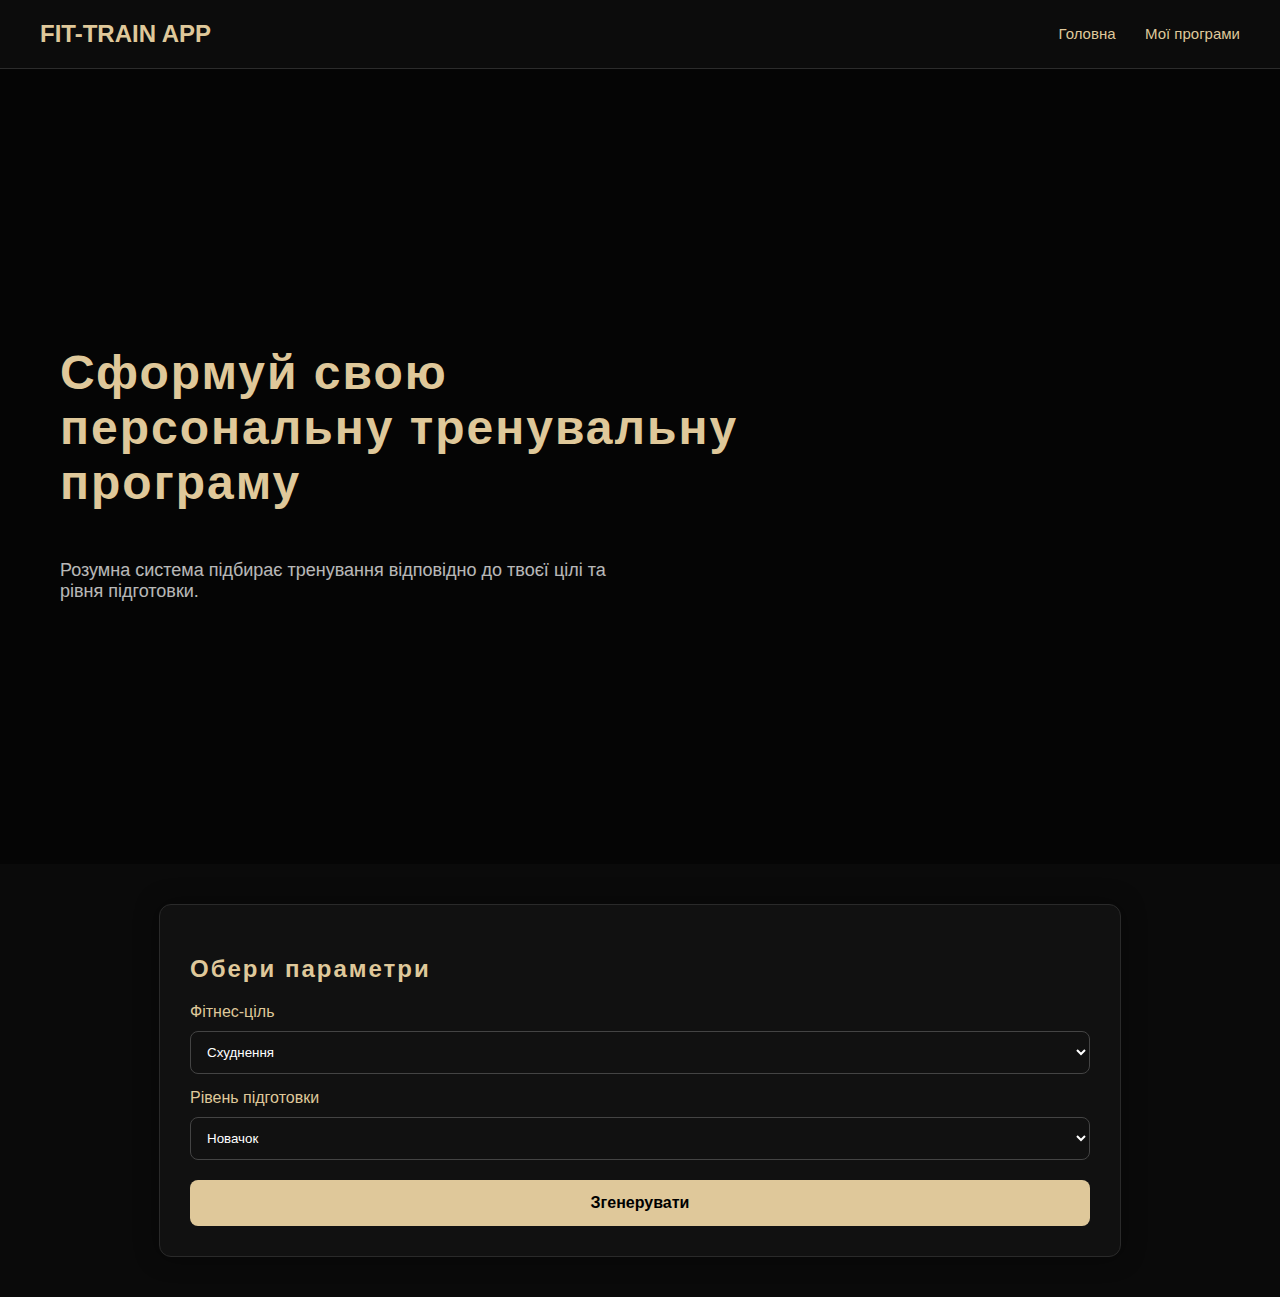
<file: index.html>
<!DOCTYPE html>
<html lang="uk">
<head>
<meta charset="UTF-8">
<meta name="viewport" content="width=device-width, initial-scale=1.0">
<title>Персональні тренування</title>

<style>
/* --- GLOBAL STYLES --- */
body {
    font-family: 'Montserrat', sans-serif;
    margin: 0;
    background: #0a0a0a;
    color: #e5e5e5;
}

h1, h2, h3 {
    color: #dfc89a;
    letter-spacing: 2px;
}

/* --- HEADER --- */
header {
    background: #0c0c0c;
    padding: 20px 40px;
    display: flex;
    justify-content: space-between;
    align-items: center;
    border-bottom: 1px solid #2c2c2c;
}

.logo {
    font-size: 24px;
    font-weight: 700;
    color: #dfc89a;
}

nav a {
    color: #dfc89a;
    text-decoration: none;
    margin-left: 25px;
    font-size: 15px;
    transition: 0.3s;
}

nav a:hover {
    color: white;
}

/* --- HERO SECTION --- */
.hero {
    background: url('https://images.unsplash.com/photo-1584467735871-bf4943f81371?auto=format&fit=crop&w=1400&q=80') center/cover;
    height: 75vh;
    padding: 60px;
    display: flex;
    flex-direction: column;
    justify-content: center;
    background-blend-mode: multiply;
    background-color: rgba(0,0,0,0.5);
}

.hero h1 {
    font-size: 48px;
    max-width: 700px;
}

.hero p {
    font-size: 18px;
    max-width: 550px;
    opacity: 0.8;
}

/* --- MAIN CONTAINER --- */
.container {
    max-width: 900px;
    margin: 40px auto;
    background: rgba(255,255,255,0.03);
    padding: 30px;
    border-radius: 12px;
    border: 1px solid #2a2a2a;
    box-shadow: 0 0 25px rgba(0,0,0,0.4);
}

label {
    font-size: 16px;
    margin-top: 15px;
    display: block;
    color: #dfc89a;
}

select {
    width: 100%;
    padding: 12px;
    margin-top: 10px;
    background: #111;
    border: 1px solid #444;
    color: white;
    border-radius: 8px;
}

button {
    width: 100%;
    margin-top: 20px;
    padding: 14px;
    border-radius: 8px;
    border: none;
    background: #dfc89a;
    color: black;
    font-weight: bold;
    cursor: pointer;
    font-size: 16px;
    transition: 0.3s;
}

button:hover {
    background: #f1d8ad;
}

/* --- RESULT BOX --- */
.result-box {
    margin-top: 25px;
    padding: 20px;
    background: rgba(255,255,255,0.07);
    border-radius: 10px;
    border: 1px solid #333;
    display: none;
}

ul li {
    margin: 6px 0;
}

/* --- SAVED PROGRAMS --- */
#savedPrograms li {
    margin-bottom: 20px;
    padding: 10px;
    background: rgba(255,255,255,0.05);
    border-left: 4px solid #dfc89a;
}

</style>
</head>

<body>

<header>
    <div class="logo">FIT-TRAIN APP</div>
    <nav>
        <a href="#" onclick="showSection('home')">Головна</a>
        <a href="#" onclick="showSection('saved')">Мої програми</a>
    </nav>
</header>

<section class="hero">
    <h1>Сформуй свою персональну тренувальну програму</h1>
    <p>Розумна система підбирає тренування відповідно до твоєї цілі та рівня підготовки.</p>
</section>

<!-- HOME SECTION -->
<div class="container" id="home">
    <h2>Обери параметри</h2>

    <label>Фітнес-ціль</label>
    <select id="goal">
        <option value="lose">Схуднення</option>
        <option value="muscle">М'язова маса</option>
        <option value="endurance">Витривалість</option>
    </select>

    <label>Рівень підготовки</label>
    <select id="level">
        <option value="beginner">Новачок</option>
        <option value="middle">Середній</option>
        <option value="pro">Просунутий</option>
    </select>

    <button onclick="generateProgram()">Згенерувати</button>

    <div class="result-box" id="programBox">
        <h3>Згенерована програма:</h3>
        <ul id="programList"></ul>
        <button onclick="saveProgram()">Зберегти</button>
    </div>
</div>

<!-- SAVED SECTION -->
<div class="container" id="saved" style="display:none;">
    <h2>Збережені програми</h2>
    <ul id="savedPrograms"></ul>
</div>

<script>
function showSection(section) {
    document.getElementById("home").style.display = "none";
    document.getElementById("saved").style.display = "none";
    document.getElementById(section).style.display = "block";

    if (section === "saved") loadSavedPrograms();
}

function generateProgram() {
    const goal = document.getElementById("goal").value;
    const level = document.getElementById("level").value;

    const programList = document.getElementById("programList");

    const programs = {
        lose: ["Кардіо 20 хв", "Присідання 3×15", "Планка 60 сек"],
        muscle: ["Жим лежачи 4×10", "Тяга штанги 4×8", "Присідання 4×10"],
        endurance: ["Біг 30 хв", "Велотренажер 20 хв", "Берпі 3×20"]
    };

    const intensity = {
        beginner: " (низька інтенсивність)",
        middle: " (середня інтенсивність)",
        pro: " (висока інтенсивність)"
    };

    programList.innerHTML = "";
    programs[goal].forEach(ex => {
        const li = document.createElement("li");
        li.textContent = ex + intensity[level];
        programList.appendChild(li);
    });

    document.getElementById("programBox").style.display = "block";
}

function saveProgram() {
    const items = document.querySelectorAll("#programList li");
    const program = [];

    items.forEach(li => program.push(li.textContent));

    let saved = JSON.parse(localStorage.getItem("programs") || "[]");
    saved.push(program);
    localStorage.setItem("programs", JSON.stringify(saved));

    alert("Програму збережено!");
}

function loadSavedPrograms() {
    const list = document.getElementById("savedPrograms");
    list.innerHTML = "";

    const saved = JSON.parse(localStorage.getItem("programs") || "[]");

    if (saved.length === 0) {
        list.innerHTML = "<li>Немає збережених програм</li>";
        return;
    }

    saved.forEach((prog, index) => {
        const li = document.createElement("li");
        li.innerHTML = `<strong>Програма ${index + 1}</strong><br>${prog.join("<br>")}`;
        list.appendChild(li);
    });
}
</script>

</body>
</html>
</file>
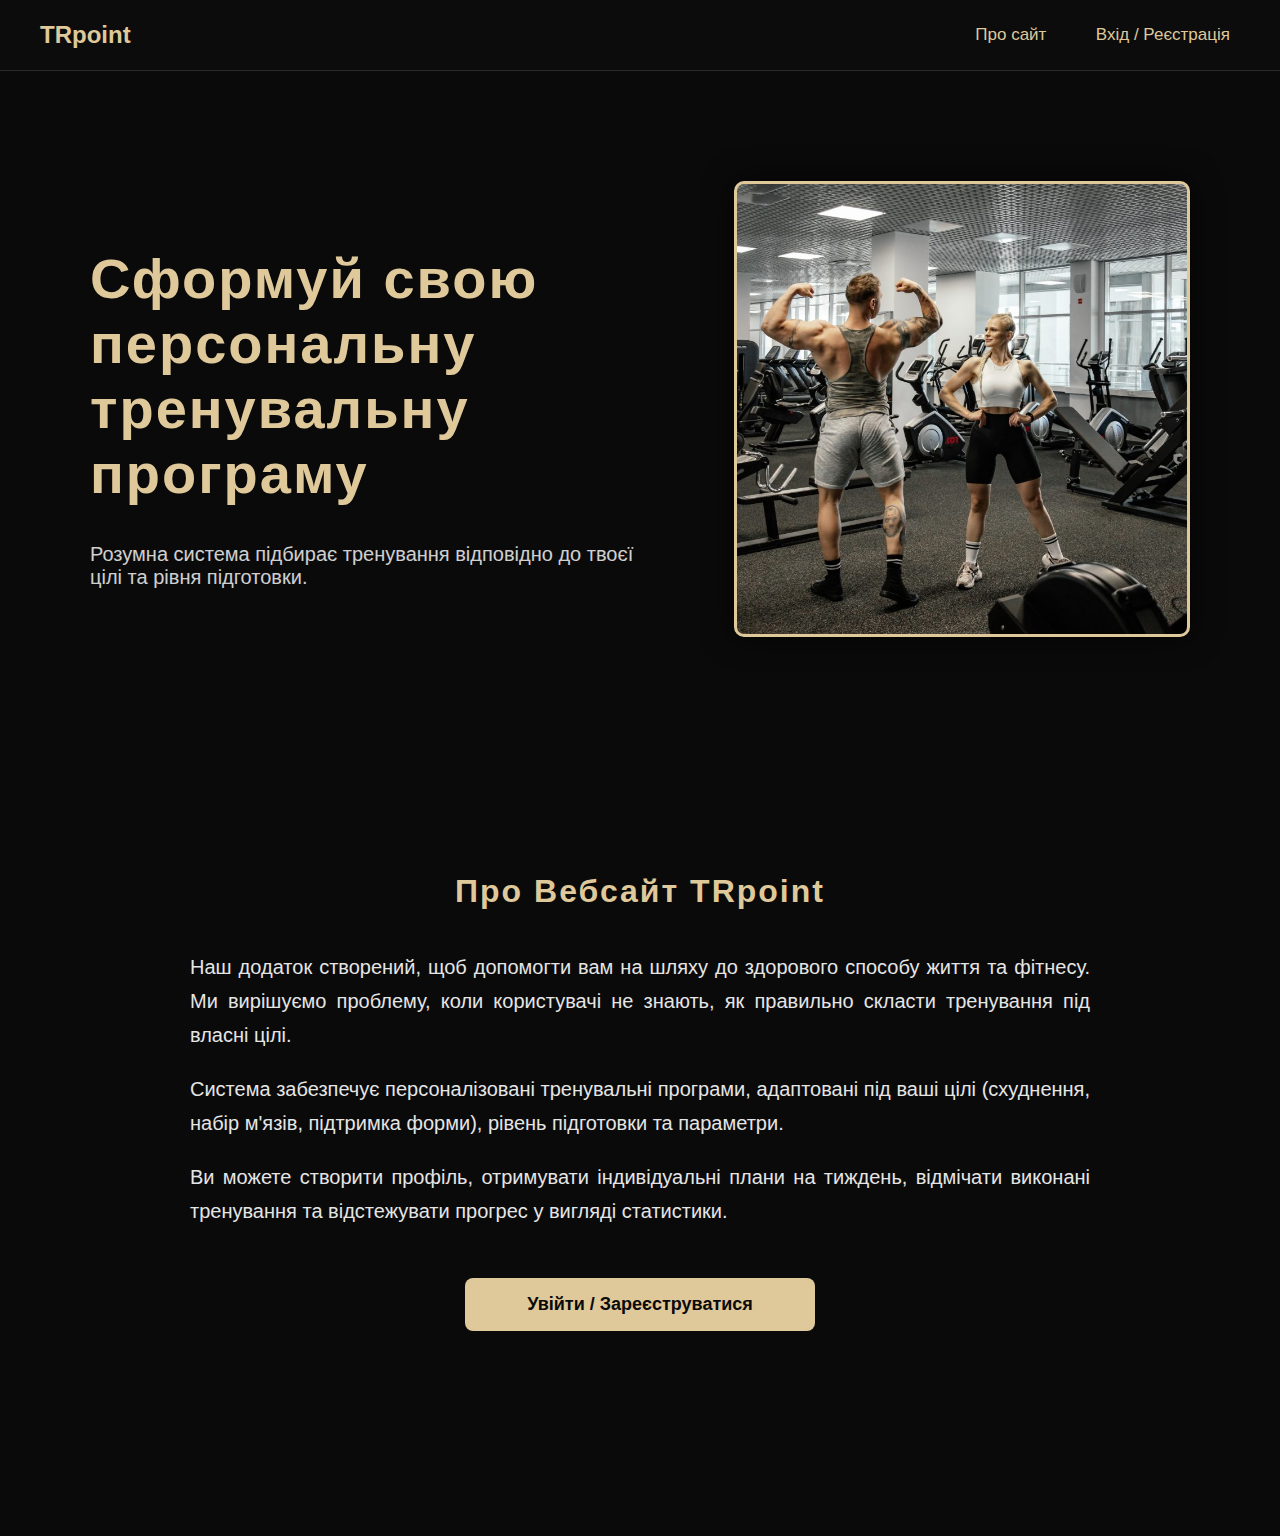
<file: ProgramaDlyaZaluVDoma/index.html>
<!DOCTYPE html>
<html lang="uk">
<head>
    <meta charset="UTF-8">
    <meta name="viewport" content="width=device-width, initial-scale=1.0">
    <title>TRpoint | Персональні програми</title>

    <link rel="stylesheet" href="style.css">

</head>

<body onload="loadTheme(); checkAuthAndRedirect()">

    <header>
        <div class="logo">TRpoint</div>
        <nav>
            <a onclick="showSection('about')">Про сайт</a>
            <a id="navHome" style="display:none;" onclick="showSection('home')">Тренування</a>
            <a id="navProfile" style="display:none;" onclick="showSection('profile')">Профіль</a>
            <a id="navSaved" style="display:none;" onclick="showSection('saved')">Мої програми</a>
            <a id="navAuth"></a>
        </nav>
    </header>

    <section class="hero">
        <div class="hero-content container">
            <div class="hero-text">
                <h1>Сформуй свою персональну тренувальну програму</h1>
                <p>Розумна система підбирає тренування відповідно до твоєї цілі та рівня підготовки.</p>
            </div>
            <div class="hero-image-right">
                </div>
        </div>
    </section>

    <section class="about-us" id="about">
        <div class="container-full">
             <h2>Про Вебсайт TRpoint</h2>

            <div class="about-text-only">
                <p>Наш додаток створений, щоб допомогти вам на шляху до здорового способу життя та фітнесу. Ми вирішуємо проблему, коли користувачі не знають, як правильно скласти тренування під власні цілі.</p>
                <p>Система забезпечує персоналізовані тренувальні програми, адаптовані під ваші цілі (схуднення, набір м'язів, підтримка форми), рівень підготовки та параметри.</p>
                <p>Ви можете створити профіль, отримувати індивідуальні плани на тиждень, відмічати виконані тренування та відстежувати прогрес у вигляді статистики.</p>
            </div>

            <div style="margin-top: 50px; text-align: center;">
                <a onclick="showSection('auth')" id="aboutAuthLink">
                    <button>Увійти / Зареєструватися</button>
                </a>
            </div>
        </div>
    </section>

    <div class="container" id="auth" style="display:none;">
        <h2>Вхід та Реєстрація</h2>
        <h3>Вхід</h3>
        <input type="text" id="loginUsername" placeholder="Логін (Email)">

        <div class="password-container">
            <input type="password" id="loginPassword" placeholder="Пароль">
            <span class="password-toggle" onclick="togglePasswordVisibility('loginPassword', this)">👁️️</span>
        </div>

        <button onclick="loginUser()">Увійти</button>
        <p style="margin-top: 15px; text-align: center;">Не маєте облікового запису? <a style="cursor: pointer;" onclick="showRegisterForm()">Зареєструватися</a></p>

        <hr style="border-color: var(--border-color); margin: 30px 0;">

        <div id="registerForm" style="display:none;">
            <h3>Реєстрація</h3>
            <input type="text" id="regUsername" placeholder="Логін (Email)">

            <div class="password-container">
                <input type="password" id="regPassword" placeholder="Пароль">
                <span class="password-toggle" onclick="togglePasswordVisibility('regPassword', this)">👁️️</span>
            </div>

            <button onclick="registerUser()">Зареєструватися</button>
        </div>
    </div>

    <div class="container" id="home" style="display:none;">
        <h2>Обери параметри</h2>
        <label>Фітнес-ціль</label>
        <select id="goal">
            <option value="lose">Схуднення</option>
            <option value="muscle">М'язова маса</option>
            <option value="endurance">Витривалість</option>
        </select>
        <label>Рівень підготовки</label>
        <select id="level">
            <option value="beginner">Новачок</option>
            <option value="middle">Середній</option>
            <option value="pro">Просунутий</option>
        </select>
        <button onclick="generateProgram()">Згенерувати</button>
        <div class="result-box" id="programBox" style="display:none;">
            <h3>Згенерована програма:</h3>
            <ul id="programList"></ul>
            <button onclick="completeTraining()">Тренування Виконано!</button>
            <button onclick="saveProgram()">Зберегти</button>
        </div>
    </div>

    <div class="container" id="profile" style="display:none;">
        <h2>Мій Профіль</h2>
        <div id="profileForm">
            <label>Ваше ім'я</label>
            <input type="text" id="userName" placeholder="Ім'я">
            <label>Вік</label>
            <input type="number" id="userAge" placeholder="25">
            <label>Вага (кг)</label>
            <input type="number" id="userWeight" placeholder="70">
            <label>Зріст (см)</label>
            <input type="number" id="userHeight" placeholder="175">
            <label>Фітнес-ціль</label>
            <select id="userGoal">
                <option value="lose">Схуднення</option>
                <option value="muscle">М'язова маса</option>
                <option value="endurance">Витривалість</option>
            </select>
            <label>Рівень підготовки</label>
            <select id="userLevel">
                <option value="beginner">Новачок</option>
                <option value="middle">Середній</option>
                <option value="pro">Просунутий</option>
            </select>
            <button onclick="saveProfile()">Зберегти Профіль</button>
        </div>
        <div id="statisticsBox" style="margin-top: 30px;">
            <h3>Статистика Прогресу</h3>
            <p>Кількість виконаних тренувань: <strong id="trainingsCount">0</strong></p>
            <p>Умовна Кількість спалених калорій: <strong id="caloriesBurned">0</strong></p>
            <p>Проведено часу на тренуваннях (хв): <strong id="timeSpent">0</strong></p>
        </div>

        <div id="theme-buttons">
            <h3>Змінити Кольорову Тему</h3>
            <div id="theme-buttons-container">
                <button onclick="setTheme('default')">Стандартна</button>
                <button onclick="setTheme('black_white')">Чорно-біла</button>
                <button onclick="setTheme('red')">Червона</button>
                <button onclick="setTheme('orange')">Помаранчева</button>
                <button onclick="setTheme('yellow')">Жовта</button>
                <button onclick="setTheme('green')">Зелена</button>
                <button onclick="setTheme('blue')">Синя</button>
                <button onclick="setTheme('indigo')">Фіолетовий</button>
            </div>
        </div>
    </div>

    <div class="container" id="saved" style="display:none;">
        <h2>Збережені програми</h2>
        <ul id="savedPrograms"></ul>
    </div>

    <script src="script.js"></script>

</body>
</html>
</file>
<file: ProgramaDlyaZaluVDoma/style.css>
:root {
    --bg-color: #0a0a0a;
    --text-color: #e5e5e5;
    --accent-color: #dfc89a;
    --header-bg: #0c0c0c;
    --container-bg: rgba(255,255,255,0.03);
    --border-color: #2a2a2a;
    --input-bg: #111;
}

body {
    font-family: 'Montserrat', sans-serif;
    margin: 0;
    background: var(--bg-color);
    color: var(--text-color);
    transition: background 0.5s, color 0.5s;
}

h1, h2, h3 {
    color: var(--accent-color);
    letter-spacing: 2px;
}

header {
    background: var(--header-bg);
    padding: 20px 40px;
    display: flex;
    justify-content: space-between;
    align-items: center;
    border-bottom: 1px solid var(--border-color);
}

.logo {
    font-size: 24px;
    font-weight: 700;
    color: var(--accent-color);
}

nav a {
    color: var(--accent-color);
    text-decoration: none;
    margin-left: 25px;
    font-size: 17px;
    transition: 0.3s;
    cursor: pointer;
    padding: 5px 10px;
    display: inline-block;
}

nav a:hover {
    color: var(--text-color);
}

.hero {
    height: 75vh;
    padding: 0;
    display: flex;
    justify-content: center;
    align-items: center;
    background-color: var(--bg-color);
    margin-bottom: 50px;
}

.hero-content {
    display: flex;
    justify-content: space-between;
    align-items: center;
    width: 1100px;
    max-width: 90%;
    height: 100%;
    margin: 0 auto;
    padding: 0 40px;
    background: none !important;
    border: none !important;
    box-shadow: none !important;
}

.hero-text {
    flex: 1;
    max-width: 50%;
    color: var(--text-color);
    padding-right: 40px;
}

.hero-text h1 {
    font-size: 56px;
    max-width: none;
    color: var(--accent-color);
}

.hero-text p {
    font-size: 20px;
    max-width: none;
    opacity: 0.9;
    margin-top: 20px;
}

.hero-image-right {
    width: 450px;
    height: 450px;
    border-radius: 10px;
    box-shadow: 0 0 30px rgba(0, 0, 0, 0.7);
    flex-shrink: 0;
    background-size: cover;
    background-position: center;
    background-image: url("[data-uri]");
    border: 3px solid var(--accent-color);
    background-color: var(--container-bg);
}

@media (max-width: 1200px) {
    .hero-content {
        width: 900px;
    }
    .hero-image-right {
        width: 350px;
        height: 350px;
    }
    .hero-text h1 {
        font-size: 48px;
    }
}
@media (max-width: 992px) {
    .hero {
        height: auto;
        padding: 40px 0;
        margin-bottom: 20px;
    }

    .hero-content {
        flex-direction: column;
        text-align: center;
        max-width: 90%;
        padding: 0 20px;
    }

    .hero-text {
        max-width: 100%;
        padding-right: 0;
    }

    .hero-text h1 {
        font-size: 38px;
    }

    .hero-image-right {
        width: 100%;
        max-width: 300px;
        height: 200px;
        margin-top: 20px;
    }
}


.container {
    max-width: 1100px;
    margin: 40px auto;
    background: var(--container-bg);
    padding: 40px;
    border-radius: 12px;
    border: 1px solid var(--border-color);
    box-shadow: 0 0 25px rgba(0,0,0,0.4);
}

.container-full {
    max-width: 1100px;
    margin: 60px auto;
    padding: 40px;
    background: none;
    border: none;
    box-shadow: none;
}

.about-us {
    padding-bottom: 80px;
}

.about-us h2 {
    font-size: 32px;
    text-align: center;
}

.about-text-only {
    font-size: 20px;
    line-height: 1.7;
    margin-top: 40px;
    max-width: 900px;
    margin-left: auto;
    margin-right: auto;
    text-align: justify;
}

button {
    width: 100%;
    max-width: 350px;
    margin: 25px auto;
    padding: 16px;
    border-radius: 8px;
    border: none;
    background: var(--accent-color);
    color: var(--bg-color);
    font-weight: bold;
    cursor: pointer;
    font-size: 18px;
    display: block;
    transition: filter 0.3s;
}

button:hover {
    filter: brightness(1.2);
}

#theme-buttons {
    margin-top: 40px;
    border-top: 1px solid var(--border-color);
    padding-top: 20px;
}

#theme-buttons-container {
    display: flex;
    flex-wrap: wrap;
    gap: 10px;
    margin-top: 20px;
    justify-content: flex-start;
}

#theme-buttons-container button {
    width: 120px;
    height: 40px;
    margin: 0;
    padding: 0;

    display: flex;
    justify-content: center;
    align-items: center;

    font-size: 16px;
    font-weight: normal;
    max-width: none;

    background-color: var(--accent-color);
    color: var(--bg-color);
}

#theme-buttons-container button[onclick*="default"] {
    background-color: #dfc89a !important;
    color: #0a0a0a !important;
}

#theme-buttons-container button[onclick*="black_white"] {
    background-color: white !important;
    color: black !important;
    border: 1px solid var(--border-color);
}

#theme-buttons-container button[onclick*="red"] {
    background-color: red !important;
}

#theme-buttons-container button[onclick*="orange"] {
    background-color: orange !important;
}

#theme-buttons-container button[onclick*="yellow"] {
    background-color: gold !important;
    color: black !important;
}

#theme-buttons-container button[onclick*="green"] {
    background-color: green !important;
}

#theme-buttons-container button[onclick*="blue"] {
    background-color: blue !important;
}

#theme-buttons-container button[onclick*="indigo"] {
    background-color: indigo !important;
    color: white !important;
}

label {
    font-size: 18px;
    margin-top: 20px;
    display: block;
    color: var(--accent-color);
}

select,
input[type="text"],
input[type="password"],
input[type="number"] {
    width: 100%;
    padding: 14px;
    margin-top: 10px;
    background: var(--input-bg);
    border: 1px solid var(--border-color);
    color: var(--text-color);
    border-radius: 8px;
    box-sizing: border-box;
    transition: background 0.3s, border-color 0.3s, color 0.3s;
}

.password-container {
    position: relative;
    margin-top: 10px;
}

.password-container input {
    margin-top: 0;
}

.password-toggle {
    position: absolute;
    top: 50%;
    right: 15px;
    transform: translateY(-50%);
    cursor: pointer;
    user-select: none;
    color: var(--accent-color);
    font-size: 18px;
}

.result-box {
    margin-top: 30px;
    padding: 25px;
    background: rgba(255,255,255,0.07);
    border-radius: 10px;
    border: 1px solid var(--border-color);
    display: none;
}

ul li {
    margin: 8px 0;
    font-size: 18px;
}

#savedPrograms li {
    margin-bottom: 25px;
    padding: 15px;
    background: rgba(255,255,255,0.05);
    border-left: 5px solid var(--accent-color);
}

#statisticsBox strong {
    color: var(--accent-color);
    font-size: 22px;
}
</file>
